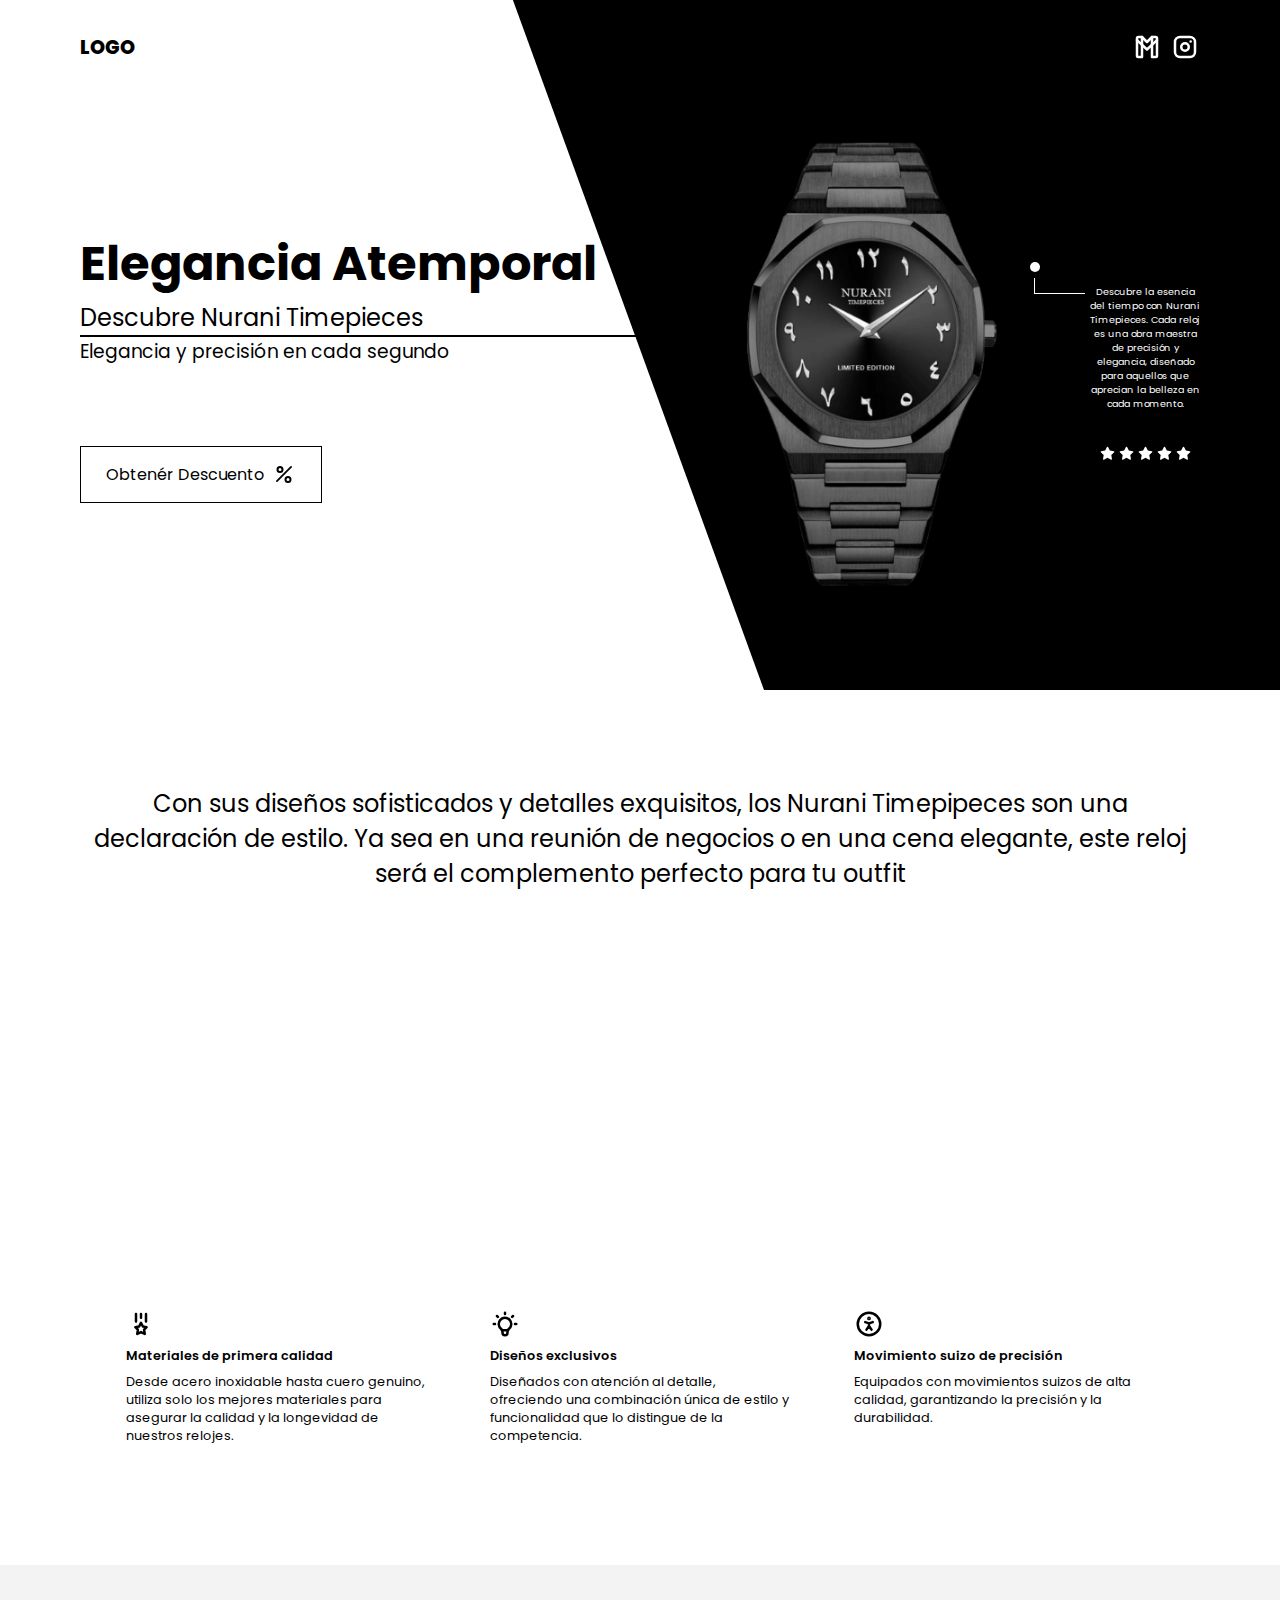
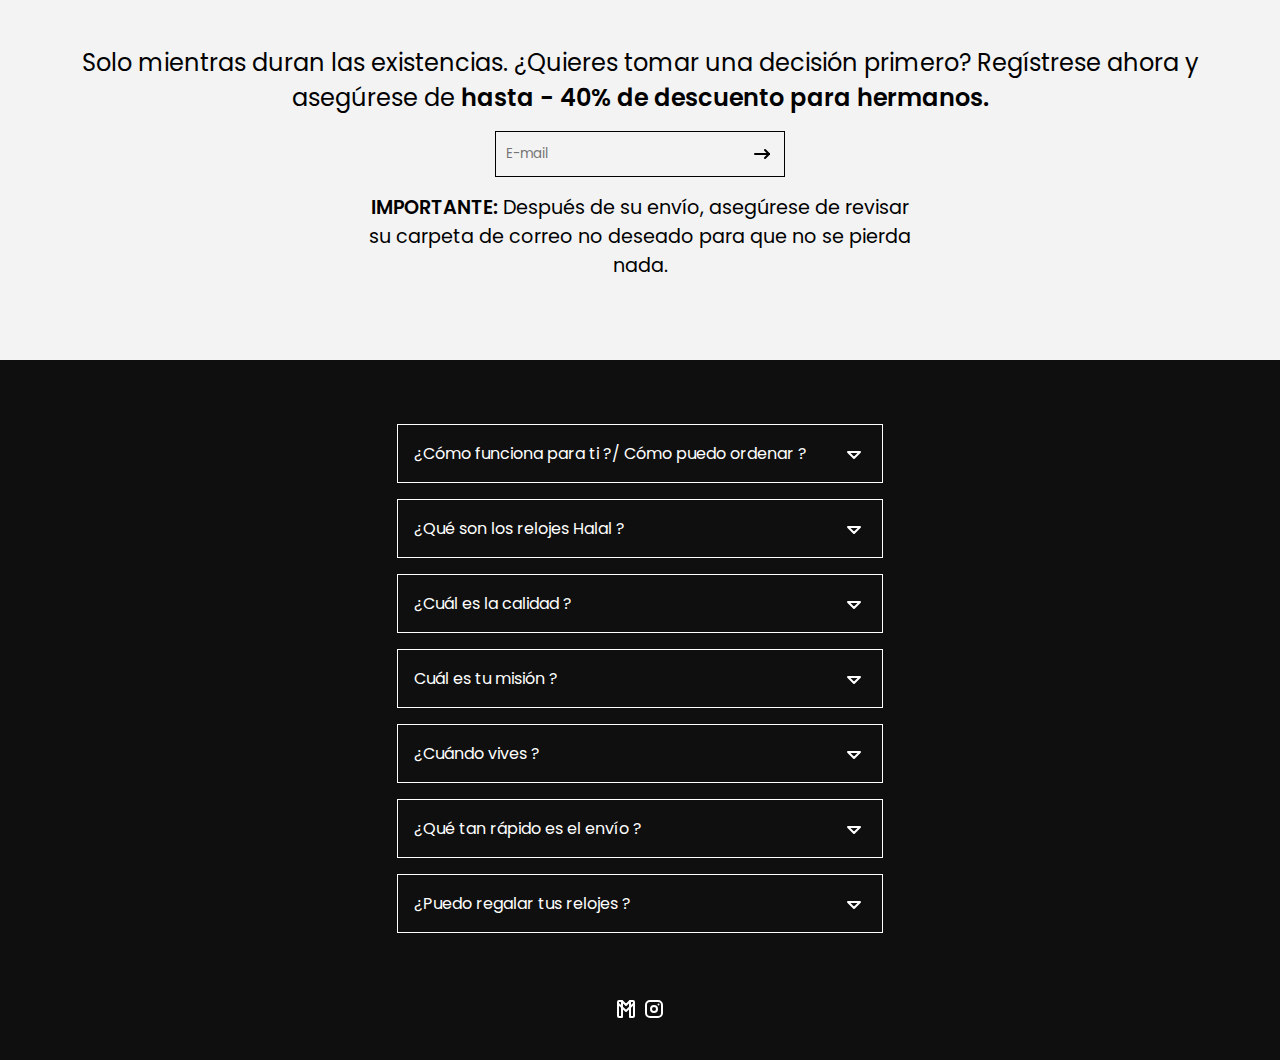
<file: index.html>
<!DOCTYPE html>
<html>
<head>
	<meta charset="utf-8">
	<meta name="viewport" content="width=device-width, initial-scale=1">

	<!-- font -->
	<link rel="preconnect" href="https://fonts.googleapis.com">
	<link rel="preconnect" href="https://fonts.gstatic.com" crossorigin>
	<link href="https://fonts.googleapis.com/css2?family=Montserrat:ital,wght@0,100..900;1,100..900&family=Poppins:ital,wght@0,100;0,200;0,300;0,400;0,500;0,600;0,700;0,800;0,900;1,100;1,200;1,300;1,400;1,500;1,600;1,700;1,800;1,900&display=swap" rel="stylesheet">


	<link rel="stylesheet" href="./styles.css">
	<title>Watches Page</title>
</head>
<body>

	<header class="header">

		<nav>

			<span style="font-weight: 800; font-size: 1.2rem;">LOGO</span>

			<div class="logos">
				<svg  xmlns="http://www.w3.org/2000/svg"  width="24"  height="24"  viewBox="0 0 24 24"  fill="none"  stroke="currentColor"  stroke-width="2"  stroke-linecap="round"  stroke-linejoin="round"  class="icon icon-tabler icons-tabler-outline icon-tabler-brand-gmail"><path stroke="none" d="M0 0h24v24H0z" fill="none"/><path d="M16 20h3a1 1 0 0 0 1 -1v-14a1 1 0 0 0 -1 -1h-3v16z" /><path d="M5 20h3v-16h-3a1 1 0 0 0 -1 1v14a1 1 0 0 0 1 1z" /><path d="M16 4l-4 4l-4 -4" /><path d="M4 6.5l8 7.5l8 -7.5" /></svg>

				<svg  xmlns="http://www.w3.org/2000/svg"  width="24"  height="24"  viewBox="0 0 24 24"  fill="none"  stroke="currentColor"  stroke-width="2"  stroke-linecap="round"  stroke-linejoin="round"  class="icon icon-tabler icons-tabler-outline icon-tabler-brand-instagram"><path stroke="none" d="M0 0h24v24H0z" fill="none"/><path d="M4 4m0 4a4 4 0 0 1 4 -4h8a4 4 0 0 1 4 4v8a4 4 0 0 1 -4 4h-8a4 4 0 0 1 -4 -4z" /><path d="M12 12m-3 0a3 3 0 1 0 6 0a3 3 0 1 0 -6 0" /><path d="M16.5 7.5l0 .01" /></svg>
			</div>

		</nav>

	</header>

	<section class="hero">

		<div class="container1">
			<div>
				<h1>Elegancia Atemporal</h1>
				<h2>Descubre Nurani Timepieces</h2>
				<h3 style="font-weight:400">Elegancia y precisión en cada segundo</h3>
			</div>

			<a href="#form">
				Obtenér Descuento

				<svg xmlns="http://www.w3.org/2000/svg" viewBox="0 0 24 24" width="24" height="24"><g data-name="Layer 2"><g data-name="percent"><rect width="24" height="24" opacity="0"/><path d="M8 11a3.5 3.5 0 1 0-3.5-3.5A3.5 3.5 0 0 0 8 11zm0-5a1.5 1.5 0 1 1-1.5 1.5A1.5 1.5 0 0 1 8 6z"/><path d="M16 14a3.5 3.5 0 1 0 3.5 3.5A3.5 3.5 0 0 0 16 14zm0 5a1.5 1.5 0 1 1 1.5-1.5A1.5 1.5 0 0 1 16 19z"/><path d="M19.74 4.26a.89.89 0 0 0-1.26 0L4.26 18.48a.91.91 0 0 0-.26.63.89.89 0 0 0 1.52.63L19.74 5.52a.89.89 0 0 0 0-1.26z"/></g></g></svg>

			</a>
		</div>

		<div class="container2">

			<img src="./assets/reloj2_preview.png" width="100%" />

			<div class="stars-container">

				<p>Descubre la esencia del tiempo con Nurani Timepieces. Cada reloj es una obra maestra de precisión y elegancia, diseñado para aquellos que aprecian la belleza en cada momento. </p>

				<div>
					<svg  xmlns="http://www.w3.org/2000/svg"  width="15"  height="15"  viewBox="0 0 24 24"  fill="currentColor"  class="icon icon-tabler icons-tabler-filled icon-tabler-star"><path stroke="none" d="M0 0h24v24H0z" fill="none"/><path d="M8.243 7.34l-6.38 .925l-.113 .023a1 1 0 0 0 -.44 1.684l4.622 4.499l-1.09 6.355l-.013 .11a1 1 0 0 0 1.464 .944l5.706 -3l5.693 3l.1 .046a1 1 0 0 0 1.352 -1.1l-1.091 -6.355l4.624 -4.5l.078 -.085a1 1 0 0 0 -.633 -1.62l-6.38 -.926l-2.852 -5.78a1 1 0 0 0 -1.794 0l-2.853 5.78z" /></svg>

					<svg  xmlns="http://www.w3.org/2000/svg"  width="15"  height="15"  viewBox="0 0 24 24"  fill="currentColor"  class="icon icon-tabler icons-tabler-filled icon-tabler-star"><path stroke="none" d="M0 0h24v24H0z" fill="none"/><path d="M8.243 7.34l-6.38 .925l-.113 .023a1 1 0 0 0 -.44 1.684l4.622 4.499l-1.09 6.355l-.013 .11a1 1 0 0 0 1.464 .944l5.706 -3l5.693 3l.1 .046a1 1 0 0 0 1.352 -1.1l-1.091 -6.355l4.624 -4.5l.078 -.085a1 1 0 0 0 -.633 -1.62l-6.38 -.926l-2.852 -5.78a1 1 0 0 0 -1.794 0l-2.853 5.78z" /></svg>

					<svg  xmlns="http://www.w3.org/2000/svg"  width="15"  height="15"  viewBox="0 0 24 24"  fill="currentColor"  class="icon icon-tabler icons-tabler-filled icon-tabler-star"><path stroke="none" d="M0 0h24v24H0z" fill="none"/><path d="M8.243 7.34l-6.38 .925l-.113 .023a1 1 0 0 0 -.44 1.684l4.622 4.499l-1.09 6.355l-.013 .11a1 1 0 0 0 1.464 .944l5.706 -3l5.693 3l.1 .046a1 1 0 0 0 1.352 -1.1l-1.091 -6.355l4.624 -4.5l.078 -.085a1 1 0 0 0 -.633 -1.62l-6.38 -.926l-2.852 -5.78a1 1 0 0 0 -1.794 0l-2.853 5.78z" /></svg>

					<svg  xmlns="http://www.w3.org/2000/svg"  width="15"  height="15"  viewBox="0 0 24 24"  fill="currentColor"  class="icon icon-tabler icons-tabler-filled icon-tabler-star"><path stroke="none" d="M0 0h24v24H0z" fill="none"/><path d="M8.243 7.34l-6.38 .925l-.113 .023a1 1 0 0 0 -.44 1.684l4.622 4.499l-1.09 6.355l-.013 .11a1 1 0 0 0 1.464 .944l5.706 -3l5.693 3l.1 .046a1 1 0 0 0 1.352 -1.1l-1.091 -6.355l4.624 -4.5l.078 -.085a1 1 0 0 0 -.633 -1.62l-6.38 -.926l-2.852 -5.78a1 1 0 0 0 -1.794 0l-2.853 5.78z" /></svg>

					<svg  xmlns="http://www.w3.org/2000/svg"  width="15"  height="15"  viewBox="0 0 24 24"  fill="currentColor"  class="icon icon-tabler icons-tabler-filled icon-tabler-star"><path stroke="none" d="M0 0h24v24H0z" fill="none"/><path d="M8.243 7.34l-6.38 .925l-.113 .023a1 1 0 0 0 -.44 1.684l4.622 4.499l-1.09 6.355l-.013 .11a1 1 0 0 0 1.464 .944l5.706 -3l5.693 3l.1 .046a1 1 0 0 0 1.352 -1.1l-1.091 -6.355l4.624 -4.5l.078 -.085a1 1 0 0 0 -.633 -1.62l-6.38 -.926l-2.852 -5.78a1 1 0 0 0 -1.794 0l-2.853 5.78z" /></svg>
				</div>

			</div>
			<!-- Desde la sutileza de sus detalles hasta la excelencia de su ingeniería, un reloj Nurani es más que un accesorio; es una declaración de estilo y sofisticación. Experimenta la artesanía atemporal con Nurani Timepieces. -->

			<div class="background-div"></div>
		</div>
	</section>

	<section class="section1" id="section1">
		<h2>Con sus diseños sofisticados y detalles exquisitos, los Nurani Timepipeces son una declaración de estilo. Ya sea en una reunión de negocios o en una cena elegante, este reloj será el complemento perfecto para tu outfit</h2>

		<div class="img-container">
			<img src="./assets/reloj1-c.png" class="reloj1" alt="" width="200px">
			<img src="./assets/reloj2.png" class="reloj2" alt="" width="200px">
		</div>
		<ul>
			<li>
				<svg  xmlns="http://www.w3.org/2000/svg"  width="24"  height="24"  viewBox="0 0 24 24"  fill="none"  stroke="currentColor"  stroke-width="2"  stroke-linecap="round"  stroke-linejoin="round"  class="icon icon-tabler icons-tabler-outline icon-tabler-medal"><path stroke="none" d="M0 0h24v24H0z" fill="none"/><path d="M12 4v3m-4 -3v6m8 -6v6" /><path d="M12 18.5l-3 1.5l.5 -3.5l-2 -2l3 -.5l1.5 -3l1.5 3l3 .5l-2 2l.5 3.5z" /></svg>
				<span>Materiales de primera calidad</span>
				Desde acero inoxidable hasta cuero genuino, utiliza solo los mejores materiales para asegurar la calidad y la longevidad de nuestros relojes.
			</li>
			<li>
				<svg  xmlns="http://www.w3.org/2000/svg"  width="24"  height="24"  viewBox="0 0 24 24"  fill="none"  stroke="currentColor"  stroke-width="2"  stroke-linecap="round"  stroke-linejoin="round"  class="icon icon-tabler icons-tabler-outline icon-tabler-bulb"><path stroke="none" d="M0 0h24v24H0z" fill="none"/><path d="M3 12h1m8 -9v1m8 8h1m-15.4 -6.4l.7 .7m12.1 -.7l-.7 .7" /><path d="M9 16a5 5 0 1 1 6 0a3.5 3.5 0 0 0 -1 3a2 2 0 0 1 -4 0a3.5 3.5 0 0 0 -1 -3" /><path d="M9.7 17l4.6 0" /></svg>
				<span>Diseños exclusivos</span> 
				Diseñados con atención al detalle, ofreciendo una combinación única de estilo y funcionalidad que lo distingue de la competencia.
			</li>
			<li>
				<svg  xmlns="http://www.w3.org/2000/svg"  width="24"  height="24"  viewBox="0 0 24 24"  fill="none"  stroke="currentColor"  stroke-width="2"  stroke-linecap="round"  stroke-linejoin="round"  class="icon icon-tabler icons-tabler-outline icon-tabler-accessible"><path stroke="none" d="M0 0h24v24H0z" fill="none"/><path d="M12 12m-9 0a9 9 0 1 0 18 0a9 9 0 1 0 -18 0" /><path d="M10 16.5l2 -3l2 3m-2 -3v-2l3 -1m-6 0l3 1" /><circle cx="12" cy="7.5" r=".5" fill="currentColor" /></svg>
				<span>Movimiento suizo de precisión</span>
				Equipados con movimientos suizos de alta calidad, garantizando la precisión y la durabilidad.
			</li>
		</ul>
	</section>

	<section class="section2" id="form">
		<h2>Solo mientras duran las existencias. ¿Quieres tomar una decisión primero? Regístrese ahora y asegúrese de <span>hasta - 40% de descuento para hermanos.</span></h2>
		<form action="https://formsubmit.co/maximo2004lfn@gmail.com" method="POST">
			<input type="email" name="email" placeholder="E-mail" required>
			<input type="textarea" name="comments" value="hola campeon" hidden>
			<input type="hidden" name="_next" value="http://localhost:5500">
			<input type="hidden" name="_captcha" value="false">

			<button type="submit">
				<svg  xmlns="http://www.w3.org/2000/svg"  width="24"  height="24"  viewBox="0 0 24 24"  fill="none"  stroke="currentColor"  stroke-width="2"  stroke-linecap="round"  stroke-linejoin="round"  class="icon icon-tabler icons-tabler-outline icon-tabler-arrow-narrow-right"><path stroke="none" d="M0 0h24v24H0z" fill="none"/><path d="M5 12l14 0" /><path d="M15 16l4 -4" /><path d="M15 8l4 4" /></svg>
			</button>
		</form>
		<p><span>IMPORTANTE:</span> Después de su envío, asegúrese de revisar su carpeta de correo no deseado para que no se pierda nada.</p>
	</section>

	<footer>

		<ul id="accordion">

			<li class="element-li" data-modal="modal1">
				<div class="div-1">
					¿Cómo funciona para ti ?/ Cómo puedo ordenar ? 
					<svg id="up1" xmlns="http://www.w3.org/2000/svg"  width="24"  height="24"  viewBox="0 0 24 24"  fill="none"  stroke="currentColor"  stroke-width="2"  stroke-linecap="round"  stroke-linejoin="round"  class="icon icon-tabler icons-tabler-outline icon-tabler-caret-down"><path stroke="none" d="M0 0h24v24H0z" fill="none"/><path d="M6 10l6 6l6 -6h-12" /></svg>

					<svg id="down1" class="buttonsdown" xmlns="http://www.w3.org/2000/svg"  width="24"  height="24"  viewBox="0 0 24 24"  fill="none"  stroke="currentColor"  stroke-width="2"  stroke-linecap="round"  stroke-linejoin="round"  class="icon icon-tabler icons-tabler-outline icon-tabler-caret-up"><path stroke="none" d="M0 0h24v24H0z" fill="none"/><path d="M18 14l-6 -6l-6 6h12" /></svg>

				</div>

				<div class="div-2" id="modal1">
					<p>Simplemente en 3 pasos:	</p>
					<p>PASO 1</p>
					<br>
					<p>1-2 veces al mes estamos en línea con nuevos modelos limitados y emocionantes sorpresas.</p>
					<p>PASO 2</p>
					<br>
					<p>Para que no se pierda las existencias mensuales, debe ser breve en esta página ingrese la lista VIP con su correo electrónico. Luego le notificaremos a tiempo y gratis, tan pronto como estemos en línea.</p>
					<p>PASO 3</p>
					<br>
					<p>Luego se beneficia de la lista VIP hasta - 40% de descuento para hermanos como agradecimiento por su apoyo. Si estamos en vivo, tienes que ser rápido, antes de que expire su código de descuento.</p>
					<br>
					<p>Forma parte de la comunidad y asegura tu nuevo reloj favorito al mejor precio ahora con garantía de satisfacción.</p>
				</div>
			</li>
			<li class="element-li" data-modal="modal2">
				<div class="div-1">
					¿Qué son los relojes Halal ?

					<svg id="up2" xmlns="http://www.w3.org/2000/svg"  width="24"  height="24"  viewBox="0 0 24 24"  fill="none"  stroke="currentColor"  stroke-width="2"  stroke-linecap="round"  stroke-linejoin="round"  class="icon icon-tabler icons-tabler-outline icon-tabler-caret-down"><path stroke="none" d="M0 0h24v24H0z" fill="none"/><path d="M6 10l6 6l6 -6h-12" /></svg>

					<svg id="down2" class="buttonsdown" xmlns="http://www.w3.org/2000/svg"  width="24"  height="24"  viewBox="0 0 24 24"  fill="none"  stroke="currentColor"  stroke-width="2"  stroke-linecap="round"  stroke-linejoin="round"  class="icon icon-tabler icons-tabler-outline icon-tabler-caret-up"><path stroke="none" d="M0 0h24v24H0z" fill="none"/><path d="M18 14l-6 -6l-6 6h12" /></svg>

				</div>

				<div class="div-2" id="modal2">
					<p>Los hombres tenemos prohibido llevar oro. Sin embargo, la mayoría de los relojes de lujo contienen oro real. Los modelos de acero inoxidable de marcas conocidas también utilizan Weisgold en sus modelos. Los relojes de moda, por otro lado, no son cualitativamente satisfactorios. Tenemos la alternativa perfecta desarrollada para la ummah. Relojes Premium que puedes llevar con la conciencia tranquila al mejor precio. Sin comprometer nuestros valores, sin comprometer la calidad y 100% libre de oro.</p>
					<br>
					<p>Por supuesto, también encontrará otros relojes sin oro. Pero lo somos el primero que han adaptado sus productos a todas sus necesidades sin compromiso para hacer nuestros valores.</p>
				</div>

			</li>
			<li class="element-li" data-modal="modal3">
				<div class="div-1">
					¿Cuál es la calidad ?

					<svg id="up3" xmlns="http://www.w3.org/2000/svg"  width="24"  height="24"  viewBox="0 0 24 24"  fill="none"  stroke="currentColor"  stroke-width="2"  stroke-linecap="round"  stroke-linejoin="round"  class="icon icon-tabler icons-tabler-outline icon-tabler-caret-down"><path stroke="none" d="M0 0h24v24H0z" fill="none"/><path d="M6 10l6 6l6 -6h-12" /></svg>

					<svg id="down3" class="buttonsdown" xmlns="http://www.w3.org/2000/svg"  width="24"  height="24"  viewBox="0 0 24 24"  fill="none"  stroke="currentColor"  stroke-width="2"  stroke-linecap="round"  stroke-linejoin="round"  class="icon icon-tabler icons-tabler-outline icon-tabler-caret-up"><path stroke="none" d="M0 0h24v24H0z" fill="none"/><path d="M18 14l-6 -6l-6 6h12" /></svg>

				</div>
				<div class="div-2" id="modal3">
					<p>Honestamente: 10/10. De materiales a diseño a funcionalidad hno ahorramos en ninguna esquina. Los costos de producción son altos porque, por ejemplo, no utilizamos aleaciones de zinc inferiores, sino solo Acero inoxidable premium para una máxima durabilidad. Por eso te beneficias del Garantía del producto.</p>
					<br>
					<p>Utilizamos de manera diferente a otros proveedores en nuestro rango de precios NO hay movimientos chinos, pero los movimientos japoneses con garantía. Después de Suiza, Japón es la dirección principal para la precisión y la precisión. Por lo tanto puedes 100% confía en nuestros productos. Después de aprox. Puede cambiar la batería cómodamente durante 2 años y tener un largo placer con su nuevo reloj premium.</p>
					<br>
					<p>Como también trabajamos sin intermediarios y prescindemos de un marketing costoso, podemos precios inmejorables oferta. Regístrese gratis con su correo electrónico para obtener más detalles.</p>
					<br>
					<p>La idea: Un gran producto habla y no necesita publicidad demasiado costosa. Entonces, si está satisfecho con su copia, no nos recomiende.
					</p>
				</div>

			</li>
			<li class="element-li" data-modal="modal4">
				<div class="div-1">
					Cuál es tu misión ?
					<svg id="up4" xmlns="http://www.w3.org/2000/svg"  width="24"  height="24"  viewBox="0 0 24 24"  fill="none"  stroke="currentColor"  stroke-width="2"  stroke-linecap="round"  stroke-linejoin="round"  class="icon icon-tabler icons-tabler-outline icon-tabler-caret-down"><path stroke="none" d="M0 0h24v24H0z" fill="none"/><path d="M6 10l6 6l6 -6h-12" /></svg>

					<svg id="down4" class="buttonsdown" xmlns="http://www.w3.org/2000/svg"  width="24"  height="24"  viewBox="0 0 24 24"  fill="none"  stroke="currentColor"  stroke-width="2"  stroke-linecap="round"  stroke-linejoin="round"  class="icon icon-tabler icons-tabler-outline icon-tabler-caret-up"><path stroke="none" d="M0 0h24v24H0z" fill="none"/><path d="M18 14l-6 -6l-6 6h12" /></svg>

				</div>
				<div class="div-2" id="modal4">
					<p>Una marca de relojes musulmanes para musulmanes, Alhamdulillah. Productos que puede usar con la conciencia tranquila, sin compromiso y sin oro. Pero nos preocupan más que los relojes hermosos. Queremos aprovechar al máximo nuestro tiempo con usted e implementar proyectos caritativos. Como nuestro proyecto de pozo, que puede encontrar de forma transparente en nuestra carpeta de resaltado de historia.</p>
				</div>
			</li>
			<li class="element-li" data-modal="modal5">
				<div class="div-1">
					¿Cuándo vives ?
					<svg id="up5" xmlns="http://www.w3.org/2000/svg"  width="24"  height="24"  viewBox="0 0 24 24"  fill="none"  stroke="currentColor"  stroke-width="2"  stroke-linecap="round"  stroke-linejoin="round"  class="icon icon-tabler icons-tabler-outline icon-tabler-caret-down"><path stroke="none" d="M0 0h24v24H0z" fill="none"/><path d="M6 10l6 6l6 -6h-12" /></svg>

					<svg id="down5" class="buttonsdown" xmlns="http://www.w3.org/2000/svg"  width="24"  height="24"  viewBox="0 0 24 24"  fill="none"  stroke="currentColor"  stroke-width="2"  stroke-linecap="round"  stroke-linejoin="round"  class="icon icon-tabler icons-tabler-outline icon-tabler-caret-up"><path stroke="none" d="M0 0h24v24H0z" fill="none"/><path d="M18 14l-6 -6l-6 6h12" /></svg>

				</div>

				<div class="div-2" id="modal5">
					<p>Tenemos restos mensuales y planificar nuevos modelos y conceptos de color. Valoramos Calidad y precisión. Por eso producimos uno número limitado, para mantener nuestra promesa de garantía. Y los comentarios de nuestra comunidad confirman este enfoque. Regístrese para no perderse una gota y ser parte del cambio.</p>
				</div>

			</li>
			<li class="element-li" data-modal="modal6">
				<div class="div-1">
					¿Qué tan rápido es el envío ?
					<svg id="up6" xmlns="http://www.w3.org/2000/svg"  width="24"  height="24"  viewBox="0 0 24 24"  fill="none"  stroke="currentColor"  stroke-width="2"  stroke-linecap="round"  stroke-linejoin="round"  class="icon icon-tabler icons-tabler-outline icon-tabler-caret-down"><path stroke="none" d="M0 0h24v24H0z" fill="none"/><path d="M6 10l6 6l6 -6h-12" /></svg>

					<svg id="down6" class="buttonsdown" xmlns="http://www.w3.org/2000/svg"  width="24"  height="24"  viewBox="0 0 24 24"  fill="none"  stroke="currentColor"  stroke-width="2"  stroke-linecap="round"  stroke-linejoin="round"  class="icon icon-tabler icons-tabler-outline icon-tabler-caret-up"><path stroke="none" d="M0 0h24v24H0z" fill="none"/><path d="M18 14l-6 -6l-6 6h12" /></svg>
				</div>
				<div class="div-2" id="modal6">
					<p>Valoramos los tiempos de envío rápidos y, por lo tanto, enviamos desde Alemania con número de envío. Por lo tanto, puede confiar con solo 1-3 días hábiles calcular.</p>
					<br>
					<p>Utilizamos DHL como proveedor de servicios de envío para el envío.</p>
				</div>
			</li>
			<li class="element-li" data-modal="modal7">
				<div class="div-1">
					¿Puedo regalar tus relojes ?

					<svg id="up7" xmlns="http://www.w3.org/2000/svg"  width="24"  height="24"  viewBox="0 0 24 24"  fill="none"  stroke="currentColor"  stroke-width="2"  stroke-linecap="round"  stroke-linejoin="round"  class="icon icon-tabler icons-tabler-outline icon-tabler-caret-down"><path stroke="none" d="M0 0h24v24H0z" fill="none"/><path d="M6 10l6 6l6 -6h-12" /></svg>

					<svg id="down7" class="buttonsdown" xmlns="http://www.w3.org/2000/svg"  width="24"  height="24"  viewBox="0 0 24 24"  fill="none"  stroke="currentColor"  stroke-width="2"  stroke-linecap="round"  stroke-linejoin="round"  class="icon icon-tabler icons-tabler-outline icon-tabler-caret-up"><path stroke="none" d="M0 0h24v24H0z" fill="none"/><path d="M18 14l-6 -6l-6 6h12" /></svg>

				</div>
				<div class="div-2" id="modal7">
					<p>Por supuesto. Tenemos diferentes modelos de hombres y mujeres. Y también puedes hacerte feliz. Porque cuando compras dos relojes, te beneficias de uno bono generoso. También ofrecemos un servicio de regalo donde empacamos elegantemente su pedido como regalo.</p>
					<br>
					<p>Simplemente regístrese con su correo electrónico y preste atención a su carpeta de correo no deseado para no perderse nada y hacer de su ser querido un verdadero placer.</p>
				</div>
			</li>
		</ul>

		<div>
			<a href="#">
				<svg  xmlns="http://www.w3.org/2000/svg"  width="24"  height="24"  viewBox="0 0 24 24"  fill="none"  stroke="currentColor"  stroke-width="2"  stroke-linecap="round"  stroke-linejoin="round"  class="icon icon-tabler icons-tabler-outline icon-tabler-brand-gmail"><path stroke="none" d="M0 0h24v24H0z" fill="none"/><path d="M16 20h3a1 1 0 0 0 1 -1v-14a1 1 0 0 0 -1 -1h-3v16z" /><path d="M5 20h3v-16h-3a1 1 0 0 0 -1 1v14a1 1 0 0 0 1 1z" /><path d="M16 4l-4 4l-4 -4" /><path d="M4 6.5l8 7.5l8 -7.5" /></svg>
			</a>
			<a href="#">
				<svg  xmlns="http://www.w3.org/2000/svg"  width="24"  height="24"  viewBox="0 0 24 24"  fill="none"  stroke="currentColor"  stroke-width="2"  stroke-linecap="round"  stroke-linejoin="round"  class="icon icon-tabler icons-tabler-outline icon-tabler-brand-instagram"><path stroke="none" d="M0 0h24v24H0z" fill="none"/><path d="M4 4m0 4a4 4 0 0 1 4 -4h8a4 4 0 0 1 4 4v8a4 4 0 0 1 -4 4h-8a4 4 0 0 1 -4 -4z" /><path d="M12 12m-3 0a3 3 0 1 0 6 0a3 3 0 1 0 -6 0" /><path d="M16.5 7.5l0 .01" /></svg>
			</a>
		</div>
	</footer>

	<script src="./script.js"></script>

</body>
</html>
</file>
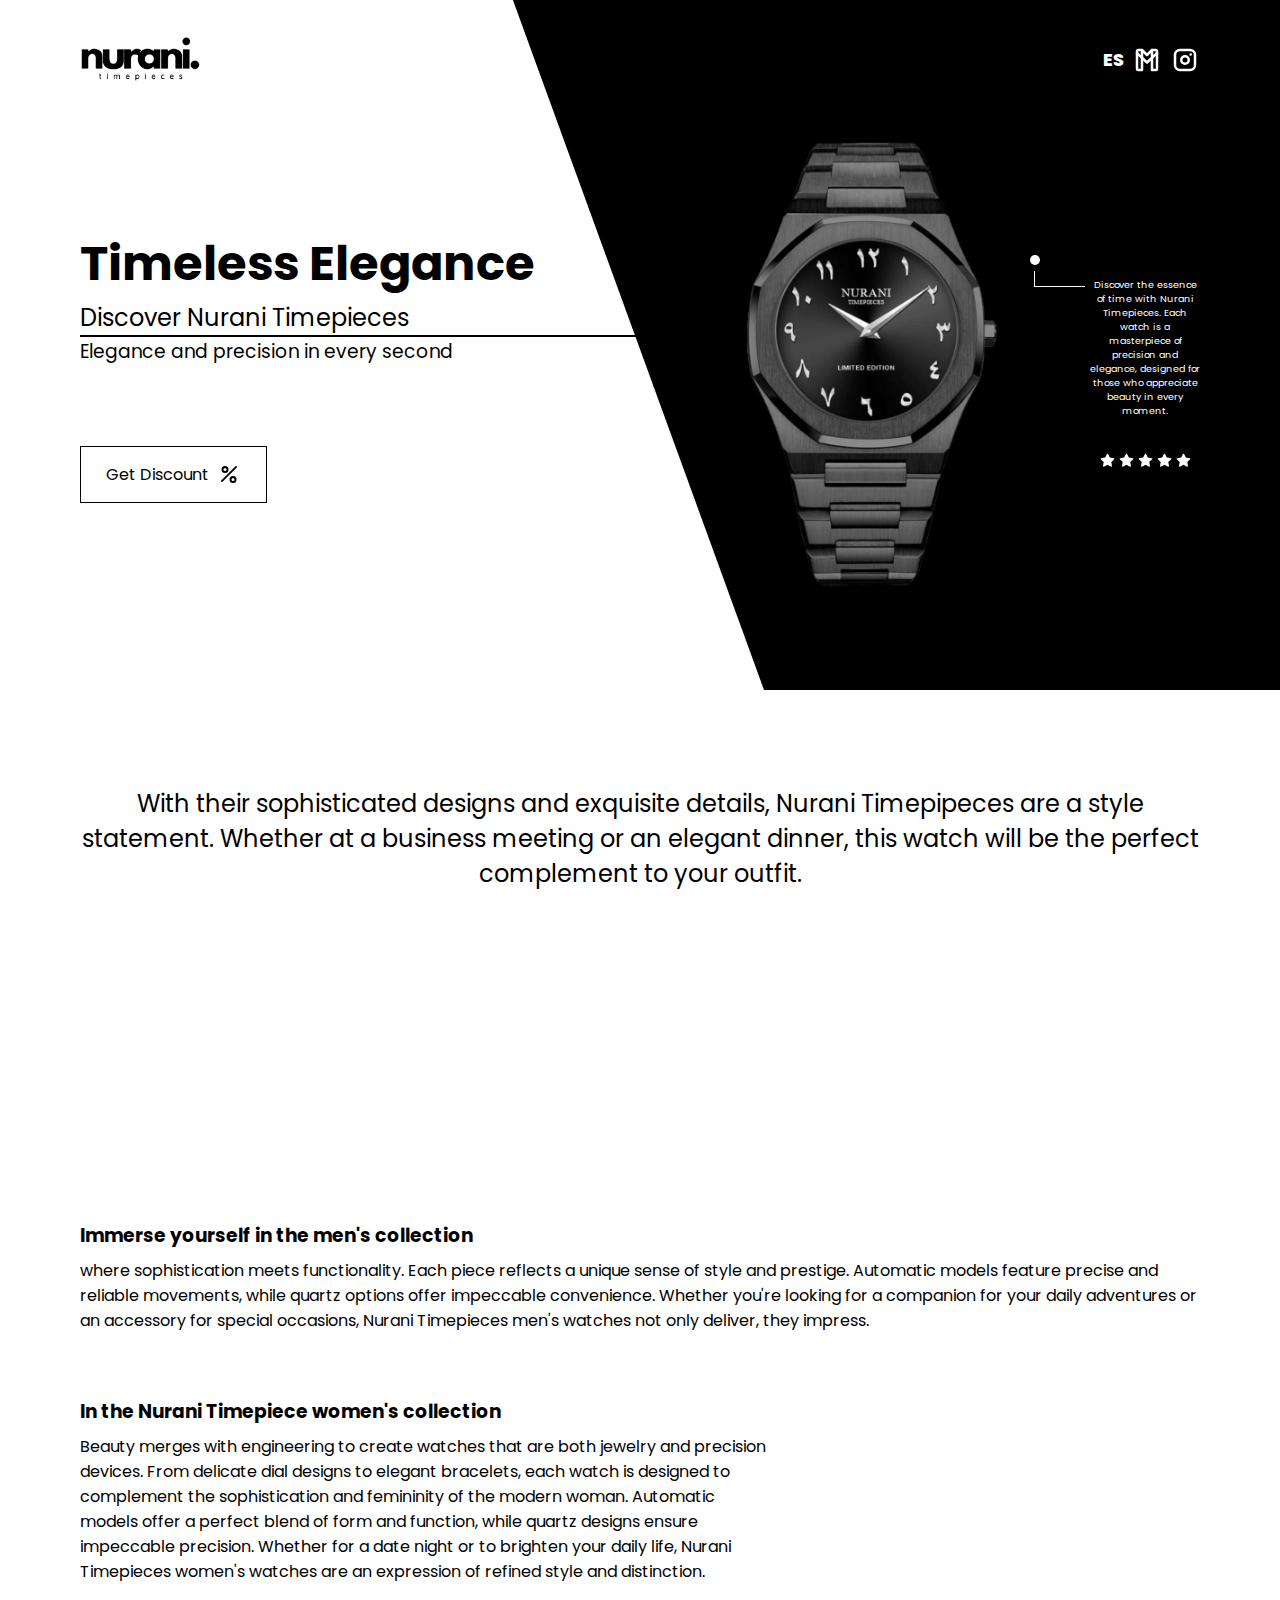
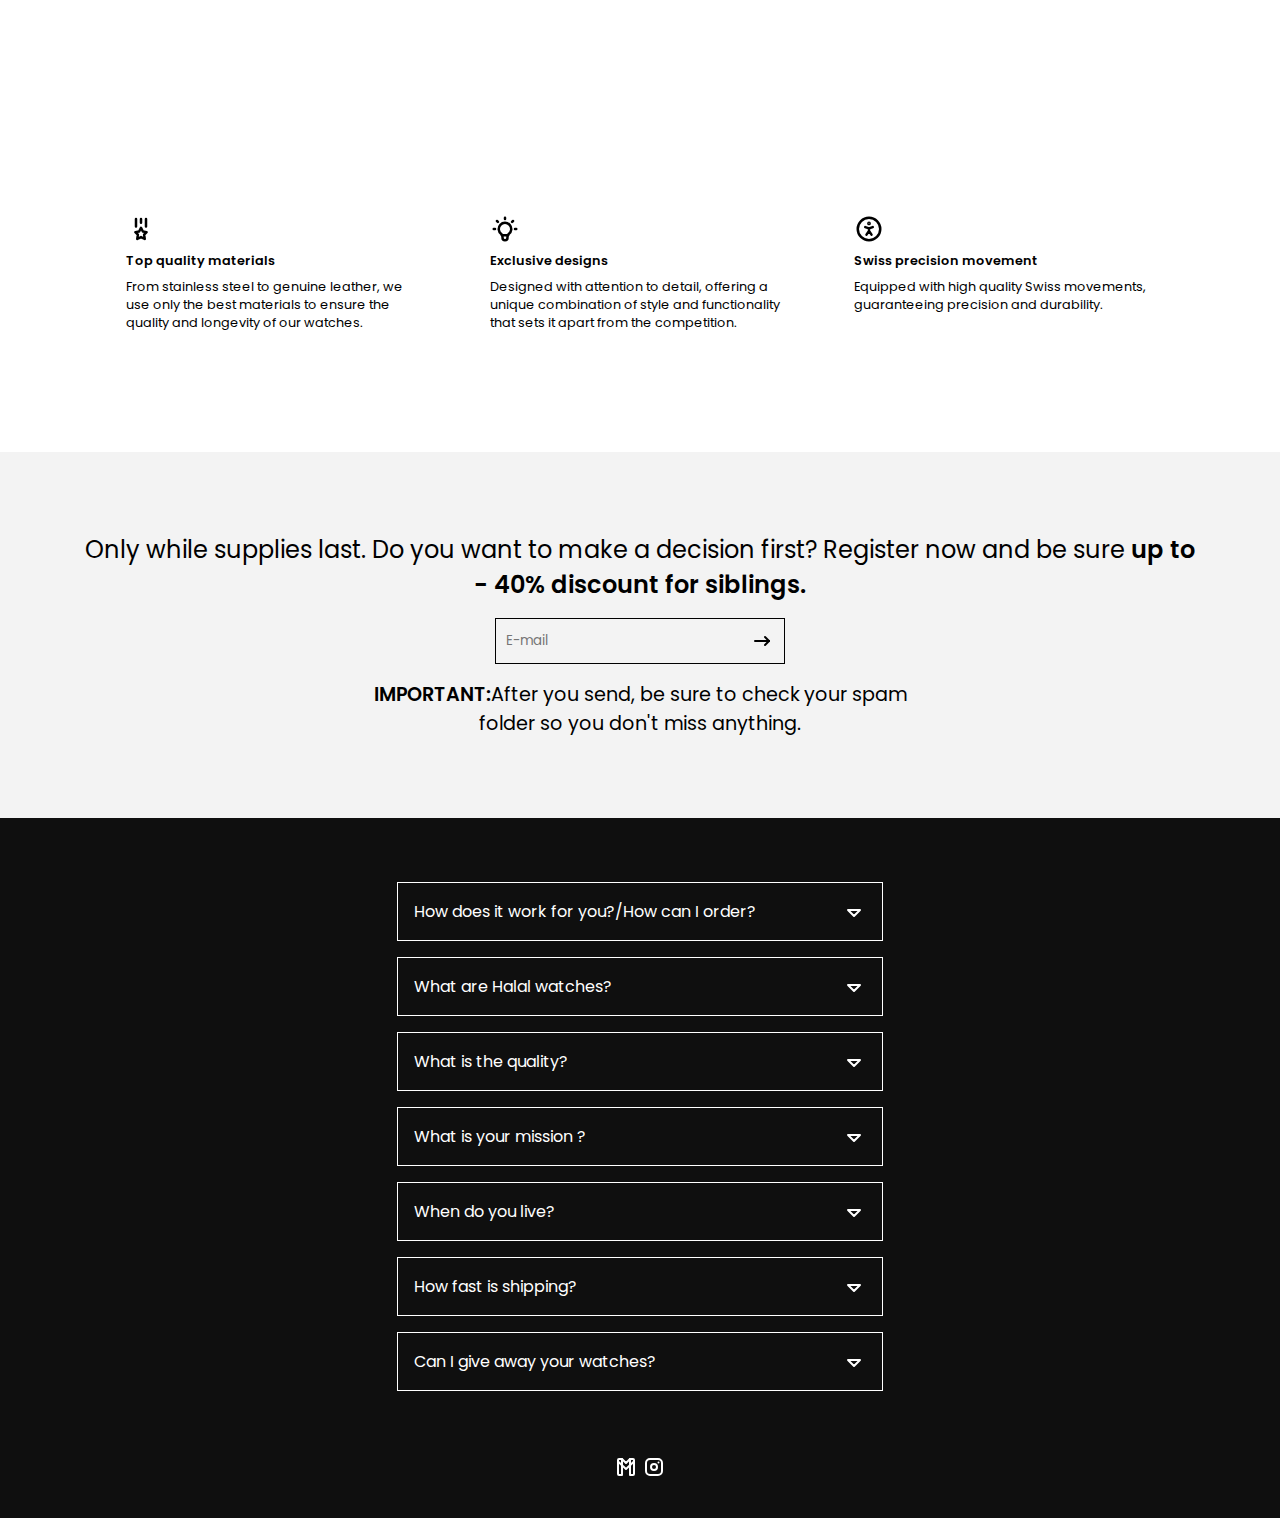
<file: indexEN.html>
<!DOCTYPE html>
<html>
<head>
	<meta charset="utf-8">
	<meta name="viewport" content="width=device-width, initial-scale=1">

	<!-- font -->
	<link rel="preconnect" href="https://fonts.googleapis.com">
	<link rel="preconnect" href="https://fonts.gstatic.com" crossorigin>
	<link href="https://fonts.googleapis.com/css2?family=Montserrat:ital,wght@0,100..900;1,100..900&family=Poppins:ital,wght@0,100;0,200;0,300;0,400;0,500;0,600;0,700;0,800;0,900;1,100;1,200;1,300;1,400;1,500;1,600;1,700;1,800;1,900&display=swap" rel="stylesheet">


	<link rel="stylesheet" href="./styles.css">
	<title>Watches Page</title>
</head>
<body>

	<header class="header">

		<nav>

			<img src="./assets/LogoR.png" class="logo" alt="" width="120px" style="object-fit: cover;">
			<img src="./assets/Logosvg-white.svg" class="logo-white" alt="" width="120px" style="object-fit: cover;">

			<div class="logos">

				<a href="./index.html">ES</a>

				<svg  xmlns="http://www.w3.org/2000/svg"  width="24"  height="24"  viewBox="0 0 24 24"  fill="none"  stroke="currentColor"  stroke-width="2"  stroke-linecap="round"  stroke-linejoin="round"  class="icon icon-tabler icons-tabler-outline icon-tabler-brand-gmail"><path stroke="none" d="M0 0h24v24H0z" fill="none"/><path d="M16 20h3a1 1 0 0 0 1 -1v-14a1 1 0 0 0 -1 -1h-3v16z" /><path d="M5 20h3v-16h-3a1 1 0 0 0 -1 1v14a1 1 0 0 0 1 1z" /><path d="M16 4l-4 4l-4 -4" /><path d="M4 6.5l8 7.5l8 -7.5" /></svg>

				<svg  xmlns="http://www.w3.org/2000/svg"  width="24"  height="24"  viewBox="0 0 24 24"  fill="none"  stroke="currentColor"  stroke-width="2"  stroke-linecap="round"  stroke-linejoin="round"  class="icon icon-tabler icons-tabler-outline icon-tabler-brand-instagram"><path stroke="none" d="M0 0h24v24H0z" fill="none"/><path d="M4 4m0 4a4 4 0 0 1 4 -4h8a4 4 0 0 1 4 4v8a4 4 0 0 1 -4 4h-8a4 4 0 0 1 -4 -4z" /><path d="M12 12m-3 0a3 3 0 1 0 6 0a3 3 0 1 0 -6 0" /><path d="M16.5 7.5l0 .01" /></svg>
			</div>

		</nav>
	</header>

	<section class="hero">

		<div class="modal">

			<div>

				<svg id="close" style="cursor: pointer;" xmlns="http://www.w3.org/2000/svg" color="#fff"  width="30"  height="30"  viewBox="0 0 24 24"  fill="none"  stroke="currentColor"  stroke-width="2"  stroke-linecap="round"  stroke-linejoin="round"  class="icon icon-tabler icons-tabler-outline icon-tabler-x"><path stroke="none" d="M0 0h24v24H0z" fill="none"/><path d="M18 6l-12 12" /><path d="M6 6l12 12" /></svg>
				
				<h2>if you are serious about growing your business through google reviews, you've come to the right place!</h2>
				<h3>Here's a discount for your first order</h3>

				<form action="https://formsubmit.co/maximo2004lfn@gmail.com" method="POST">
					<input type="email" name="email" placeholder="E-mail" required>
					<input type="textarea" name="comments" value="hola campeon" hidden>
					<input type="hidden" name="_next" value="http://localhost:5500">
					<input type="hidden" name="_captcha" value="false">

					<button type="submit">UNLOCK MY DISCOUNT</button>
				</form>

				<p id="pclose" style="cursor: pointer;">No thanks. I will miss out!</p>

			</div>

		</div>

		<div class="shadow"></div>

		<div class="container1">
			<div>
				<h1>Timeless Elegance</h1>
				<h2>Discover Nurani Timepieces</h2>
				<h3 style="font-weight:400">Elegance and precision in every second</h3>
			</div>

			<a href="#form">
				Get Discount

				<svg xmlns="http://www.w3.org/2000/svg" viewBox="0 0 24 24" width="24" height="24"><g data-name="Layer 2"><g data-name="percent"><rect width="24" height="24" opacity="0"/><path d="M8 11a3.5 3.5 0 1 0-3.5-3.5A3.5 3.5 0 0 0 8 11zm0-5a1.5 1.5 0 1 1-1.5 1.5A1.5 1.5 0 0 1 8 6z"/><path d="M16 14a3.5 3.5 0 1 0 3.5 3.5A3.5 3.5 0 0 0 16 14zm0 5a1.5 1.5 0 1 1 1.5-1.5A1.5 1.5 0 0 1 16 19z"/><path d="M19.74 4.26a.89.89 0 0 0-1.26 0L4.26 18.48a.91.91 0 0 0-.26.63.89.89 0 0 0 1.52.63L19.74 5.52a.89.89 0 0 0 0-1.26z"/></g></g></svg>

			</a>
		</div>

		<div class="container2">

			<img src="./assets/reloj2_preview.png" width="100%" />

			<div class="stars-container">

				<p>Discover the essence of time with Nurani Timepieces. Each watch is a masterpiece of precision and elegance, designed for those who appreciate beauty in every moment.</p>

				<div>
					<svg  xmlns="http://www.w3.org/2000/svg"  width="15"  height="15"  viewBox="0 0 24 24"  fill="currentColor"  class="icon icon-tabler icons-tabler-filled icon-tabler-star"><path stroke="none" d="M0 0h24v24H0z" fill="none"/><path d="M8.243 7.34l-6.38 .925l-.113 .023a1 1 0 0 0 -.44 1.684l4.622 4.499l-1.09 6.355l-.013 .11a1 1 0 0 0 1.464 .944l5.706 -3l5.693 3l.1 .046a1 1 0 0 0 1.352 -1.1l-1.091 -6.355l4.624 -4.5l.078 -.085a1 1 0 0 0 -.633 -1.62l-6.38 -.926l-2.852 -5.78a1 1 0 0 0 -1.794 0l-2.853 5.78z" /></svg>

					<svg  xmlns="http://www.w3.org/2000/svg"  width="15"  height="15"  viewBox="0 0 24 24"  fill="currentColor"  class="icon icon-tabler icons-tabler-filled icon-tabler-star"><path stroke="none" d="M0 0h24v24H0z" fill="none"/><path d="M8.243 7.34l-6.38 .925l-.113 .023a1 1 0 0 0 -.44 1.684l4.622 4.499l-1.09 6.355l-.013 .11a1 1 0 0 0 1.464 .944l5.706 -3l5.693 3l.1 .046a1 1 0 0 0 1.352 -1.1l-1.091 -6.355l4.624 -4.5l.078 -.085a1 1 0 0 0 -.633 -1.62l-6.38 -.926l-2.852 -5.78a1 1 0 0 0 -1.794 0l-2.853 5.78z" /></svg>

					<svg  xmlns="http://www.w3.org/2000/svg"  width="15"  height="15"  viewBox="0 0 24 24"  fill="currentColor"  class="icon icon-tabler icons-tabler-filled icon-tabler-star"><path stroke="none" d="M0 0h24v24H0z" fill="none"/><path d="M8.243 7.34l-6.38 .925l-.113 .023a1 1 0 0 0 -.44 1.684l4.622 4.499l-1.09 6.355l-.013 .11a1 1 0 0 0 1.464 .944l5.706 -3l5.693 3l.1 .046a1 1 0 0 0 1.352 -1.1l-1.091 -6.355l4.624 -4.5l.078 -.085a1 1 0 0 0 -.633 -1.62l-6.38 -.926l-2.852 -5.78a1 1 0 0 0 -1.794 0l-2.853 5.78z" /></svg>

					<svg  xmlns="http://www.w3.org/2000/svg"  width="15"  height="15"  viewBox="0 0 24 24"  fill="currentColor"  class="icon icon-tabler icons-tabler-filled icon-tabler-star"><path stroke="none" d="M0 0h24v24H0z" fill="none"/><path d="M8.243 7.34l-6.38 .925l-.113 .023a1 1 0 0 0 -.44 1.684l4.622 4.499l-1.09 6.355l-.013 .11a1 1 0 0 0 1.464 .944l5.706 -3l5.693 3l.1 .046a1 1 0 0 0 1.352 -1.1l-1.091 -6.355l4.624 -4.5l.078 -.085a1 1 0 0 0 -.633 -1.62l-6.38 -.926l-2.852 -5.78a1 1 0 0 0 -1.794 0l-2.853 5.78z" /></svg>

					<svg  xmlns="http://www.w3.org/2000/svg"  width="15"  height="15"  viewBox="0 0 24 24"  fill="currentColor"  class="icon icon-tabler icons-tabler-filled icon-tabler-star"><path stroke="none" d="M0 0h24v24H0z" fill="none"/><path d="M8.243 7.34l-6.38 .925l-.113 .023a1 1 0 0 0 -.44 1.684l4.622 4.499l-1.09 6.355l-.013 .11a1 1 0 0 0 1.464 .944l5.706 -3l5.693 3l.1 .046a1 1 0 0 0 1.352 -1.1l-1.091 -6.355l4.624 -4.5l.078 -.085a1 1 0 0 0 -.633 -1.62l-6.38 -.926l-2.852 -5.78a1 1 0 0 0 -1.794 0l-2.853 5.78z" /></svg>
				</div>

			</div>
			<div class="background-div"></div>
		</div>
	</section>

	<section class="section1" id="section1">
		<h2>With their sophisticated designs and exquisite details, Nurani Timepipeces are a style statement. Whether at a business meeting or an elegant dinner, this watch will be the perfect complement to your outfit.</h2>

		<div class="section-masculina">
			<div class="img-container">
				<img src="./assets/reloj1-c.png" class="reloj1"  alt="" width="200px">
				<img src="./assets/reloj2.png"  class="reloj2" alt="" width="250px">
			</div>
			<div class="content">
				<h3>Immerse yourself in the men's collection</h3>
				<p>where sophistication meets functionality. Each piece reflects a unique sense of style and prestige. Automatic models feature precise and reliable movements, while quartz options offer impeccable convenience. Whether you're looking for a companion for your daily adventures or an accessory for special occasions, Nurani Timepieces men's watches not only deliver, they impress.</p>
			</div>
		</div>

		<div class="section-femenina">
			<div class="img-container2">
				<img src="./assets/reloj1-f.jpeg" alt="" width="200px">
				<img src="./assets/reloj2-f.jpeg" alt="" width="200px">
			</div>
			<div class="content">
				<h3>In the Nurani Timepiece women's collection</h3>
				<p>Beauty merges with engineering to create watches that are both jewelry and precision devices. From delicate dial designs to elegant bracelets, each watch is designed to complement the sophistication and femininity of the modern woman. Automatic models offer a perfect blend of form and function, while quartz designs ensure impeccable precision. Whether for a date night or to brighten your daily life, Nurani Timepieces women's watches are an expression of refined style and distinction.</p>
			</div>
		</div>
		<ul>
			<li>
				<svg  xmlns="http://www.w3.org/2000/svg"  width="24"  height="24"  viewBox="0 0 24 24"  fill="none"  stroke="currentColor"  stroke-width="2"  stroke-linecap="round"  stroke-linejoin="round" ><path stroke="none" d="M0 0h24v24H0z" fill="none"/><path d="M12 4v3m-4 -3v6m8 -6v6" /><path d="M12 18.5l-3 1.5l.5 -3.5l-2 -2l3 -.5l1.5 -3l1.5 3l3 .5l-2 2l.5 3.5z" /></svg>
				<span>Top quality materials</span>
				From stainless steel to genuine leather, we use only the best materials to ensure the quality and longevity of our watches.
			</li>
			<li>
				<svg  xmlns="http://www.w3.org/2000/svg"  width="24"  height="24"  viewBox="0 0 24 24"  fill="none"  stroke="currentColor"  stroke-width="2"  stroke-linecap="round"  stroke-linejoin="round"  class="icon icon-tabler icons-tabler-outline icon-tabler-bulb"><path stroke="none" d="M0 0h24v24H0z" fill="none"/><path d="M3 12h1m8 -9v1m8 8h1m-15.4 -6.4l.7 .7m12.1 -.7l-.7 .7" /><path d="M9 16a5 5 0 1 1 6 0a3.5 3.5 0 0 0 -1 3a2 2 0 0 1 -4 0a3.5 3.5 0 0 0 -1 -3" /><path d="M9.7 17l4.6 0" /></svg>
				<span>Exclusive designs</span> 
				Designed with attention to detail, offering a unique combination of style and functionality that sets it apart from the competition.
			</li>
			<li>
				<svg  xmlns="http://www.w3.org/2000/svg"  width="24"  height="24"  viewBox="0 0 24 24"  fill="none"  stroke="currentColor"  stroke-width="2"  stroke-linecap="round"  stroke-linejoin="round"  class="icon icon-tabler icons-tabler-outline icon-tabler-accessible"><path stroke="none" d="M0 0h24v24H0z" fill="none"/><path d="M12 12m-9 0a9 9 0 1 0 18 0a9 9 0 1 0 -18 0" /><path d="M10 16.5l2 -3l2 3m-2 -3v-2l3 -1m-6 0l3 1" /><circle cx="12" cy="7.5" r=".5" fill="currentColor" /></svg>
				<span>Swiss precision movement</span>
				Equipped with high quality Swiss movements, guaranteeing precision and durability.
			</li>
		</ul>

	</section>

	<section class="section2" id="form">
		<h2>Only while supplies last. Do you want to make a decision first? Register now and be sure <span>up to - 40% discount for siblings.</span></h2>
		<form action="https://formsubmit.co/maximo2004lfn@gmail.com" method="POST">
			<input type="email" name="email" placeholder="E-mail" required>
			<input type="textarea" name="comments" value="hola campeon" hidden>
			<input type="hidden" name="_next" value="http://localhost:5500">
			<input type="hidden" name="_captcha" value="false">

			<button type="submit">
				<svg  xmlns="http://www.w3.org/2000/svg"  width="24"  height="24"  viewBox="0 0 24 24"  fill="none"  stroke="currentColor"  stroke-width="2"  stroke-linecap="round"  stroke-linejoin="round"  class="icon icon-tabler icons-tabler-outline icon-tabler-arrow-narrow-right"><path stroke="none" d="M0 0h24v24H0z" fill="none"/><path d="M5 12l14 0" /><path d="M15 16l4 -4" /><path d="M15 8l4 4" /></svg>
			</button>
		</form>
		<p><span>IMPORTANT:</span>After you send, be sure to check your spam folder so you don't miss anything.</p>
	</section>

	<footer>

		<ul id="accordion">

			<li class="element-li" data-modal="modal1">
				<div class="div-1">
					How does it work for you?/How can I order?
					<svg id="up1" xmlns="http://www.w3.org/2000/svg"  width="24"  height="24"  viewBox="0 0 24 24"  fill="none"  stroke="currentColor"  stroke-width="2"  stroke-linecap="round"  stroke-linejoin="round"  class="icon icon-tabler icons-tabler-outline icon-tabler-caret-down"><path stroke="none" d="M0 0h24v24H0z" fill="none"/><path d="M6 10l6 6l6 -6h-12" /></svg>

					<svg id="down1" class="buttonsdown" xmlns="http://www.w3.org/2000/svg"  width="24"  height="24"  viewBox="0 0 24 24"  fill="none"  stroke="currentColor"  stroke-width="2"  stroke-linecap="round"  stroke-linejoin="round"  class="icon icon-tabler icons-tabler-outline icon-tabler-caret-up"><path stroke="none" d="M0 0h24v24H0z" fill="none"/><path d="M18 14l-6 -6l-6 6h12" /></svg>

				</div>

				<div class="div-2" id="modal1">
					<p>Simply in 3 steps:</p>
					<p>STEP 1</p>
					<br>
					<p>1-2 times a month we are online with new limited models and exciting surprises.</p>
					<p>STEP 2</p>
					<br>
					<p>So that you do not miss the monthly stocks, you must be brief on this page enter the VIP list with your email. Then we will notify you in time and free of charge, as soon as we are online.</p>
					<p>STEP 3</p>
					<br>
					<p>Then you benefit from the VIP list up to - 40% discount for siblings as a thank you for your support. If we are live, you have to be quick, before your discount code expires.</p>
					<br>
					<p>Be part of the community and secure your new favorite watch at the best price now with a satisfaction guarantee.</p>
				</div>
			</li>
			<li class="element-li" data-modal="modal2">
				<div class="div-1">
					What are Halal watches?

					<svg id="up2" xmlns="http://www.w3.org/2000/svg"  width="24"  height="24"  viewBox="0 0 24 24"  fill="none"  stroke="currentColor"  stroke-width="2"  stroke-linecap="round"  stroke-linejoin="round"  class="icon icon-tabler icons-tabler-outline icon-tabler-caret-down"><path stroke="none" d="M0 0h24v24H0z" fill="none"/><path d="M6 10l6 6l6 -6h-12" /></svg>

					<svg id="down2" class="buttonsdown" xmlns="http://www.w3.org/2000/svg"  width="24"  height="24"  viewBox="0 0 24 24"  fill="none"  stroke="currentColor"  stroke-width="2"  stroke-linecap="round"  stroke-linejoin="round"  class="icon icon-tabler icons-tabler-outline icon-tabler-caret-up"><path stroke="none" d="M0 0h24v24H0z" fill="none"/><path d="M18 14l-6 -6l-6 6h12" /></svg>

				</div>

				<div class="div-2" id="modal2">
					<p>Men are prohibited from wearing gold. However, most luxury watches contain real gold. Stainless steel models from well-known brands also use Weisgold in their models. Fashion watches, on the other hand, are not qualitatively satisfactory. We have the perfect alternative developed for the ummah. Premium watches that you can wear with a clear conscience at the best price. Without compromising our values, without compromising quality and 100% gold free.</p>
					<br>
					<p>Of course, you will also find other watches without gold. But we are the first to have adapted our products to all your needs without compromise to make our values.</p>
				</div>

			</li>
			<li class="element-li" data-modal="modal3">
				<div class="div-1">
					What is the quality?

					<svg id="up3" xmlns="http://www.w3.org/2000/svg"  width="24"  height="24"  viewBox="0 0 24 24"  fill="none"  stroke="currentColor"  stroke-width="2"  stroke-linecap="round"  stroke-linejoin="round"  class="icon icon-tabler icons-tabler-outline icon-tabler-caret-down"><path stroke="none" d="M0 0h24v24H0z" fill="none"/><path d="M6 10l6 6l6 -6h-12" /></svg>

					<svg id="down3" class="buttonsdown" xmlns="http://www.w3.org/2000/svg"  width="24"  height="24"  viewBox="0 0 24 24"  fill="none"  stroke="currentColor"  stroke-width="2"  stroke-linecap="round"  stroke-linejoin="round"  class="icon icon-tabler icons-tabler-outline icon-tabler-caret-up"><path stroke="none" d="M0 0h24v24H0z" fill="none"/><path d="M18 14l-6 -6l-6 6h12" /></svg>

				</div>
				<div class="div-2" id="modal3">
					<p>Honestly: 10/10. From materials to design to functionality, we save no corners. Production costs are high because, for example, we do not use inferior zinc alloys, but only premium stainless steel for maximum durability. That's why you benefit from the Product Guarantee.</p>
					<br>
					<p>We use differently than other suppliers in our price range NO Chinese movements, but Japanese movements with warranty. After Switzerland, Japan is the main direction for precision and precision. Therefore you can 100% trust our products. After approx. You can comfortably change the battery for 2 years and have long pleasure with your new premium watch.</p>
					<br>
					<p>As we also work without intermediaries and do without expensive marketing, we can offer unbeatable prices. Sign up for free with your email for more details.</p>
					<br>
					<p>The idea: A great product speaks and does not need too expensive advertising. So if you are happy with your copy, please do not recommend us.
					</p>
				</div>

			</li>
			<li class="element-li" data-modal="modal4">
				<div class="div-1">
					What is your mission ?
					<svg id="up4" xmlns="http://www.w3.org/2000/svg"  width="24"  height="24"  viewBox="0 0 24 24"  fill="none"  stroke="currentColor"  stroke-width="2"  stroke-linecap="round"  stroke-linejoin="round"  class="icon icon-tabler icons-tabler-outline icon-tabler-caret-down"><path stroke="none" d="M0 0h24v24H0z" fill="none"/><path d="M6 10l6 6l6 -6h-12" /></svg>

					<svg id="down4" class="buttonsdown" xmlns="http://www.w3.org/2000/svg"  width="24"  height="24"  viewBox="0 0 24 24"  fill="none"  stroke="currentColor"  stroke-width="2"  stroke-linecap="round"  stroke-linejoin="round"  class="icon icon-tabler icons-tabler-outline icon-tabler-caret-up"><path stroke="none" d="M0 0h24v24H0z" fill="none"/><path d="M18 14l-6 -6l-6 6h12" /></svg>

				</div>
				<div class="div-2" id="modal4">
					<p>A Muslim watch brand for Muslims, Alhamdulillah. Products that you can use with a clear conscience, without commitment and without gold. But we care about more than beautiful watches. We want to make the most of our time with you and implement charitable projects. Like our well project, which you can find transparently in our story highlight folder.</p>
				</div>
			</li>
			<li class="element-li" data-modal="modal5">
				<div class="div-1">
					When do you live?
					<svg id="up5" xmlns="http://www.w3.org/2000/svg"  width="24"  height="24"  viewBox="0 0 24 24"  fill="none"  stroke="currentColor"  stroke-width="2"  stroke-linecap="round"  stroke-linejoin="round"  class="icon icon-tabler icons-tabler-outline icon-tabler-caret-down"><path stroke="none" d="M0 0h24v24H0z" fill="none"/><path d="M6 10l6 6l6 -6h-12" /></svg>

					<svg id="down5" class="buttonsdown" xmlns="http://www.w3.org/2000/svg"  width="24"  height="24"  viewBox="0 0 24 24"  fill="none"  stroke="currentColor"  stroke-width="2"  stroke-linecap="round"  stroke-linejoin="round"  class="icon icon-tabler icons-tabler-outline icon-tabler-caret-up"><path stroke="none" d="M0 0h24v24H0z" fill="none"/><path d="M18 14l-6 -6l-6 6h12" /></svg>

				</div>

				<div class="div-2" id="modal5">
					<p>We have monthly scraps and plan new models and color concepts. We value quality and precision. That's why we produce a limited number, to keep our warranty promise. And feedback from our community confirms this approach. Sign up so you don't miss out and be part of the change.</p>
				</div>

			</li>
			<li class="element-li" data-modal="modal6">
				<div class="div-1">
					How fast is shipping?
					<svg id="up6" xmlns="http://www.w3.org/2000/svg"  width="24"  height="24"  viewBox="0 0 24 24"  fill="none"  stroke="currentColor"  stroke-width="2"  stroke-linecap="round"  stroke-linejoin="round"  class="icon icon-tabler icons-tabler-outline icon-tabler-caret-down"><path stroke="none" d="M0 0h24v24H0z" fill="none"/><path d="M6 10l6 6l6 -6h-12" /></svg>

					<svg id="down6" class="buttonsdown" xmlns="http://www.w3.org/2000/svg"  width="24"  height="24"  viewBox="0 0 24 24"  fill="none"  stroke="currentColor"  stroke-width="2"  stroke-linecap="round"  stroke-linejoin="round"  class="icon icon-tabler icons-tabler-outline icon-tabler-caret-up"><path stroke="none" d="M0 0h24v24H0z" fill="none"/><path d="M18 14l-6 -6l-6 6h12" /></svg>
				</div>
				<div class="div-2" id="modal6">
					<p>We value fast shipping times and therefore ship from Germany with shipping number. Therefore, you can rely on just 1-3 business days to calculate.</p>
					<br>
					<p>We use DHL as shipping service provider for shipping.</p>
				</div>
			</li>
			<li class="element-li" data-modal="modal7">
				<div class="div-1">
					Can I give away your watches?

					<svg id="up7" xmlns="http://www.w3.org/2000/svg"  width="24"  height="24"  viewBox="0 0 24 24"  fill="none"  stroke="currentColor"  stroke-width="2"  stroke-linecap="round"  stroke-linejoin="round"  class="icon icon-tabler icons-tabler-outline icon-tabler-caret-down"><path stroke="none" d="M0 0h24v24H0z" fill="none"/><path d="M6 10l6 6l6 -6h-12" /></svg>

					<svg id="down7" class="buttonsdown" xmlns="http://www.w3.org/2000/svg"  width="24"  height="24"  viewBox="0 0 24 24"  fill="none"  stroke="currentColor"  stroke-width="2"  stroke-linecap="round"  stroke-linejoin="round"  class="icon icon-tabler icons-tabler-outline icon-tabler-caret-up"><path stroke="none" d="M0 0h24v24H0z" fill="none"/><path d="M18 14l-6 -6l-6 6h12" /></svg>

				</div>
				<div class="div-2" id="modal7">
					<p>Of course. We have different models for men and women. And you can also make yourself happy. Because when you buy two watches, you benefit from one generous bonus. We also offer a gift service where we elegantly package your order as a gift.</p>
					<br>
					<p>Simply sign up with your email and pay attention to your spam folder so you don't miss anything and make your loved one a real treat.</p>
				</div>
			</li>
		</ul>

		<div>
			<a href="#">
				<svg  xmlns="http://www.w3.org/2000/svg"  width="24"  height="24"  viewBox="0 0 24 24"  fill="none"  stroke="currentColor"  stroke-width="2"  stroke-linecap="round"  stroke-linejoin="round"  class="icon icon-tabler icons-tabler-outline icon-tabler-brand-gmail"><path stroke="none" d="M0 0h24v24H0z" fill="none"/><path d="M16 20h3a1 1 0 0 0 1 -1v-14a1 1 0 0 0 -1 -1h-3v16z" /><path d="M5 20h3v-16h-3a1 1 0 0 0 -1 1v14a1 1 0 0 0 1 1z" /><path d="M16 4l-4 4l-4 -4" /><path d="M4 6.5l8 7.5l8 -7.5" /></svg>
			</a>
			<a href="#">
				<svg  xmlns="http://www.w3.org/2000/svg"  width="24"  height="24"  viewBox="0 0 24 24"  fill="none"  stroke="currentColor"  stroke-width="2"  stroke-linecap="round"  stroke-linejoin="round"  class="icon icon-tabler icons-tabler-outline icon-tabler-brand-instagram"><path stroke="none" d="M0 0h24v24H0z" fill="none"/><path d="M4 4m0 4a4 4 0 0 1 4 -4h8a4 4 0 0 1 4 4v8a4 4 0 0 1 -4 4h-8a4 4 0 0 1 -4 -4z" /><path d="M12 12m-3 0a3 3 0 1 0 6 0a3 3 0 1 0 -6 0" /><path d="M16.5 7.5l0 .01" /></svg>
			</a>
		</div>
	</footer>

	<script src="./script.js"></script>

</body>
</html>
</file>
<file: styles.css>
* {
	margin: 0;
	padding: 0;
	font-family: "Poppins", sans-serif;
	font-style: normal;
	list-style: none;
	text-decoration: none;
}

html {
	scroll-behavior: smooth;
}

body {
	overflow-x: hidden;
	max-width: 1700px;
	margin: auto;
}

.logo {
	display: none;
}

.section1 .img-container2,
.section1 .img-container,
.section2 form button,
.header nav .logos,
footer ul li .div-1,
.stars-container,
.section2 form,
.section1 ul li,
.header nav,
.container1,
.section1 ul,
footer ul li,
footer ul,
.section1,
.section2,
.hero a,
footer,
.hero {
	display: flex;
}

.header {
	width: 100%;
	background: #000;
	color: #fff;
}
.header nav {
	padding: 2rem;
	align-items: center;
	justify-content: space-between;
}
.header nav a {
	color: #fff;
	font-weight: 800;
	font-size: 1.1rem;
}


.header nav .logos {
	align-items: center;
	gap: .5rem;
}
.hero {
	flex-direction: column;
	gap: 2rem;
}

.hero,
.section1,
.section2 {
	padding: 2rem;
}

.hero h1 {
	font-size: 2.5rem;
}
.hero h2 {
	font-weight: 400;
}
.stars-container {
	flex-direction: column;
	gap: 1rem;
}

.modal {
	text-align: center;
	position: fixed;
	width: 30%;
	max-width: 1000px;
	background: #000;
	top: 50%;
	left: 50%;
	translate: -50% -50%;
	z-index: 200;
	color: #fff;
	opacity: 0;
}
.modal p {
	width: fit-content;
}

.modal svg {
	position: absolute;
	top: 20px;
	right: 20px;
}
.modal h2 {
	font-weight: 500;
}
.modal h3 {
	font-weight: 400;
	font-size: 1rem;
}
.modal div {
	height: 100%;
	display: flex;
	flex-direction: column;
	justify-content: center;
	align-items: center;
	padding: 5rem 2rem 2rem 2rem;
	gap: 1rem;
}
.modal div form {
	display: flex;
	width: 100%;
	flex-direction: column;
	gap: 1rem;
}
.modal div form input {
	padding: 0 1rem;
	height: 50px;
}
.modal div form button {
	background: #f4ba40;
	border: none;
	font-size: 1.2rem;
	width: 100%;
	color: #000;
	font-weight: 800;
	padding: 1rem;
}
.shadow {
	position: fixed;
	top: 0;
	left: 0;
	background: #0006;
	width: 100%;
	height: 100%;
	z-index: 100;
	opacity: 0;
}
.showModal {
	animation: viewModal 1s ease forwards;
}

@keyframes viewModal {
	from {
		opacity: 0;
	}
	to {
		opacity: 1;
	}
}

.container1 {
	flex-direction: column;
	gap: 2rem;
}

.container2 p {
	position: relative;
	font-size: .9rem;
	padding-top: 1.4rem;
}
.hero a {
	align-items: center;
	gap: .5rem;
	border: 1px solid #000;
	padding: 15px 25px;
	background: none;
	width: fit-content;
	color: #000;
	transition: background .2s, color .2s;
}
.hero a:hover {
	color: #fff;
	background: #0f0f0f;
}
.hero a svg {
	transition: fill .2s;
}
.hero a:hover svg {
	fill: #fff;
}

.section1 {
	flex-direction: column;
	background: #fff;
	text-align: center;
	gap: 2rem;
}
.section1 h2 {
	font-weight: 400;
	font-size: 1.5rem;
}

.section1 ul {
	flex-direction: column;
	gap: 1rem;
}
.section1 ul li {
	text-align: start;
	font-size: .8rem;
	padding: 1.5rem;
	border-radius: 5px;
	color: #000;
	flex-direction: column;
	gap: .5rem;
}
.section1 ul li svg {
	width: 30px;
	height: 30px;
}

.section1 .img-container,
.section1 .img-container2 {
	opacity: 0;
}
.visible .img-container {
	animation: imgs1 .5s ease forwards;	
}
.visible2 .img-container2 {
	animation: imgs2 .5s ease forwards;
}

.section1 .section-masculina {
	display: flex;
	flex-direction: column;
	text-align: start;
}

.section1 .section-femenina {
	display: flex;
	flex-direction: row-reverse;
	gap: 2rem;
	text-align: start;
}
.section1 .content {
	display: flex;
	flex-direction: column;
	gap: .5rem;
}


@keyframes imgs1 {
	from {
		opacity: 0;
		transform: translateX(-70px);
	}
	to {
		opacity: 1;
		transform: translateX(0);
	}
}
@keyframes imgs2 {
	from {
		opacity: 0;
		transform: translateX(70px);
	}
	to {
		opacity: 1;
		transform: translateX(0px);
	}
}

.section1 .reloj1 {
	width: 150px;
}
.section1 .reloj2 {
	width: 200px;
}

.section2 {
	background: #f3f3f3;
	text-align: center;
	flex-direction: column;
	gap: 1rem;

}
.section2 h2 {
	font-weight: 400;
}
.section2 span {
	font-weight: 600;
}


.section2 form {
	justify-content: center;
}
.section2 form input {
	border: none;
	background: none;
	outline: none;
	padding: 10px;
	border-left: 1px solid #000;
	border-top: 1px solid #000;
	border-bottom: 1px solid #000;
}
.section2 form button {
	background: none;
	border: none;
	border-right: 1px solid #000;
	border-top: 1px solid #000;
	border-bottom: 1px solid #000;
	align-items: center;
	padding: 10px;
}

footer {
	flex-direction: column;
	align-items: center;
	gap: 2rem;
	color: #fff;
	background: #0f0f0f;
	padding: 2rem;
}
footer ul {
	flex-direction: column;
	gap: 1rem;
	padding: 2rem 0;
}
footer ul li {
	padding: 1rem;
	flex-direction: column;
	gap: 2rem;
	border: 1px solid #fff;
	cursor: pointer;
}
footer ul li .div-1 {
	gap: 1rem;
	align-items: center;
	justify-content: space-between;
}
.buttonsdown {
	display: none;
}
.div-2,
.buttonHidden {
	display: none;
}
.view,
.buttonVisible {
	display: inline;
}
footer svg {
	color: #fff;
}


@media screen and (min-width: 1024px) {
	.logo {
		display: inline;
	}
	.logo-white {
		display: none;
	}

	body,
	.container2 {
		display: flex;
	}
	body {
		flex-direction: column;
	}
	.header {
		position: absolute;
		background: none;
		color: #000;
		left: 0;
		top: 0;
	}
	.hero {
		margin-top: 60px;
		flex-direction: row;
		padding: 5rem;
		gap: 0;
		margin-bottom: 20px;
	}
	.hero h1 {
		font-size: 3rem;
	}
	.hero h2 {
		border-bottom: 2px solid #000;
	}

	.container1 {
		flex: 1;
		justify-content: center;
		gap: 5rem;
	}
	.container2 {
		position: relative;
		align-items: center;
		flex: 1;
	}
	.stars-container {
		align-items: center;
		gap: 2rem;
	}

	.container2 svg {
		color: #fff;
	}
	.header nav {
		padding: 2rem 5rem;
	}
	.header nav svg{
		color: #fff;
		width: 30px;
		height: 30px;
	}
	.container2 p {
		font-size: .6rem;
		text-align: center;
		color: #fff;
	}
	.container2 p::before {
		content: "";
		position: absolute;
		top: 0;
		left: -3.75rem;
		width: 10px;
		height: 10px;
		border-radius: 50%;
		background: #fff;
	}
	.container2 p::after {
		position: absolute;
		content: "";
		top: 1rem;
		left: -3.5rem;
		border-left: 1px solid #fff;
		border-bottom: 1px solid #fff;
		width: 50px;
		height: 15px;
	}
	.container2 img {
		max-width: 450px;
	}

	.section1 {
		gap: 4rem;
		padding: 6rem 5rem;
	}
	.section1 ul {
		flex-direction: row;
		justify-content: center;
	}
	.section1 ul li {
		max-width: 300px;
	}

	.section1 ul li span {
		font-weight: 600;
	}
	.section2 {
		padding: 5rem;
	}
	.section1 h2 {
		font-size: 1.5rem;
		margin-bottom: 1rem;
	}

	.section2 p {
		font-size: 1.2rem;
		width: 50%;
		align-self: center;
	}
	.section1 .reloj1 {
		width: 200px;
	}
	.section1 .reloj2 {
		width: 250px;
	}
	.section2 form input {
		width: 20%;
	}

	footer ul {
		width: 40%;
	}


	.background-div {
		position: absolute;
		width: 100%;
		scale: 1.5;
		background: #000;
		height: 200%;
		left: 200px;
		top: -150px;
		z-index: -1;
		rotate: -20deg;
	}

}
</file>
